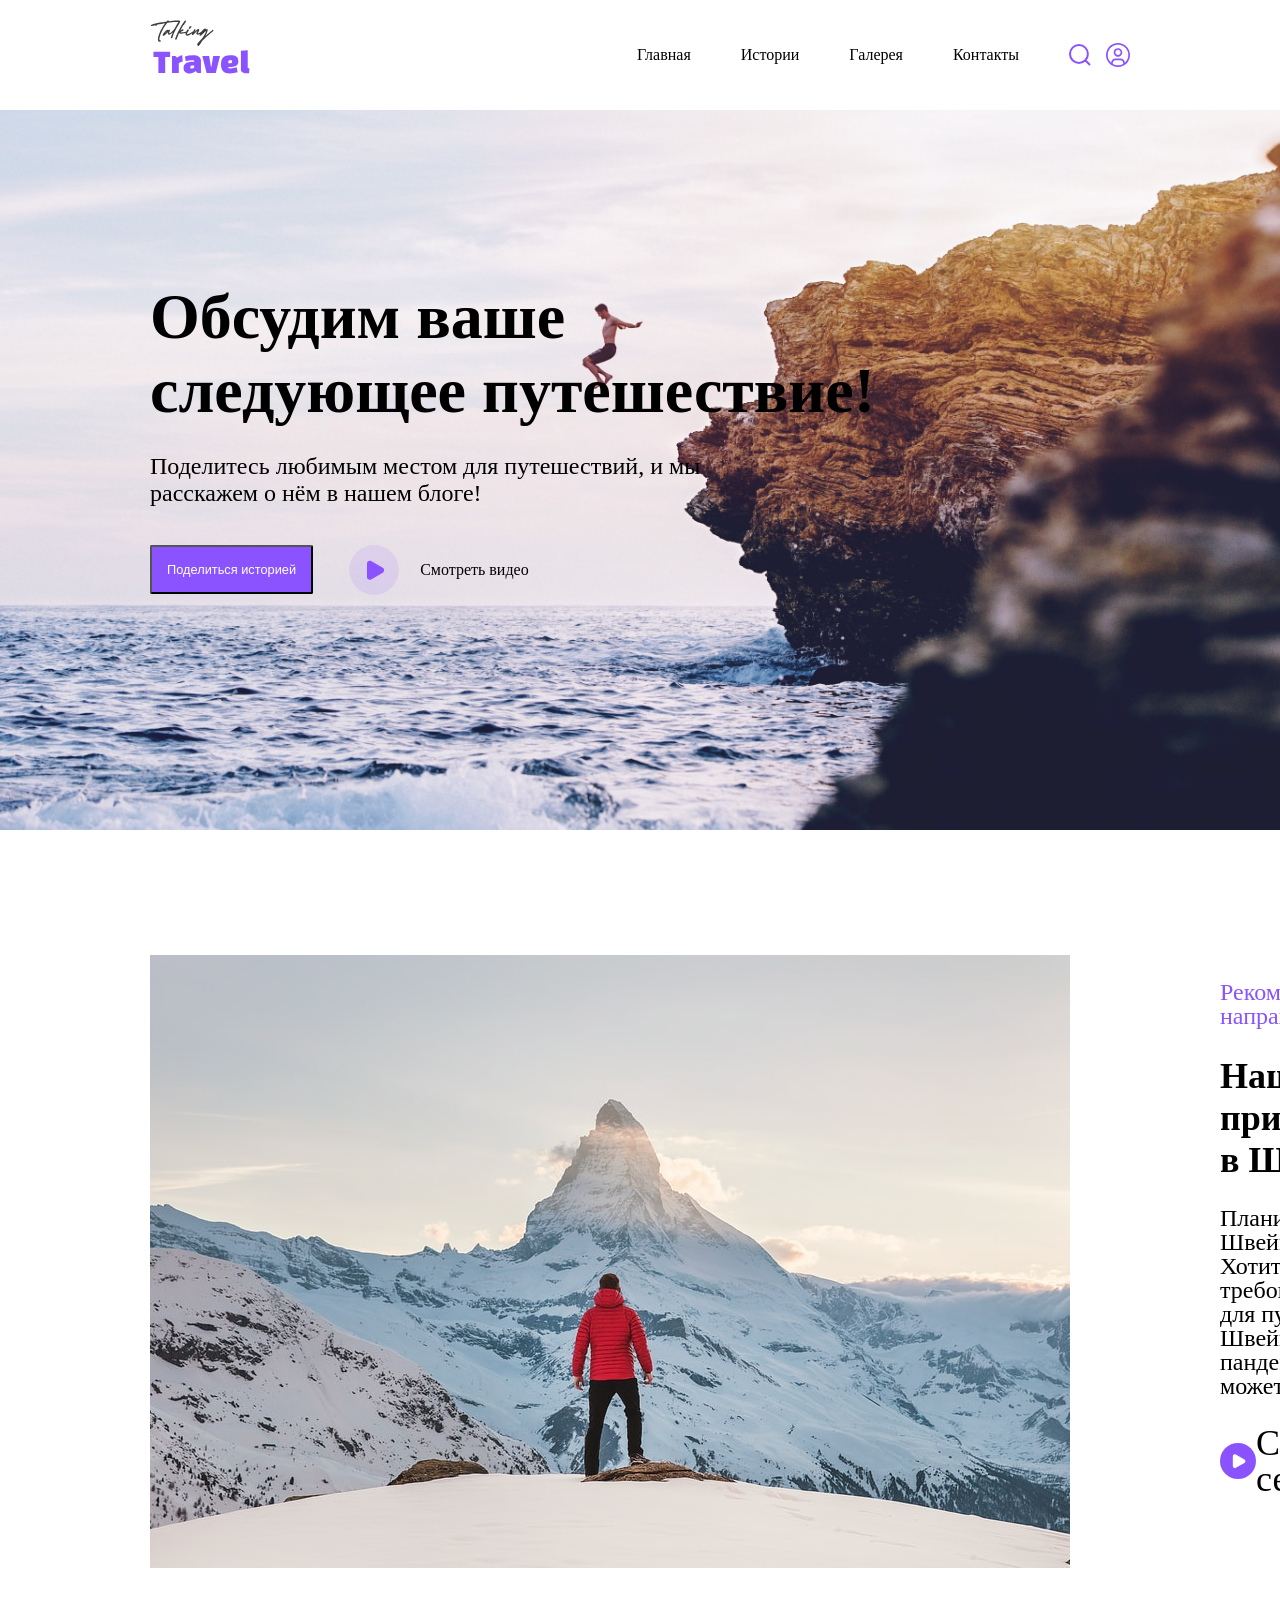
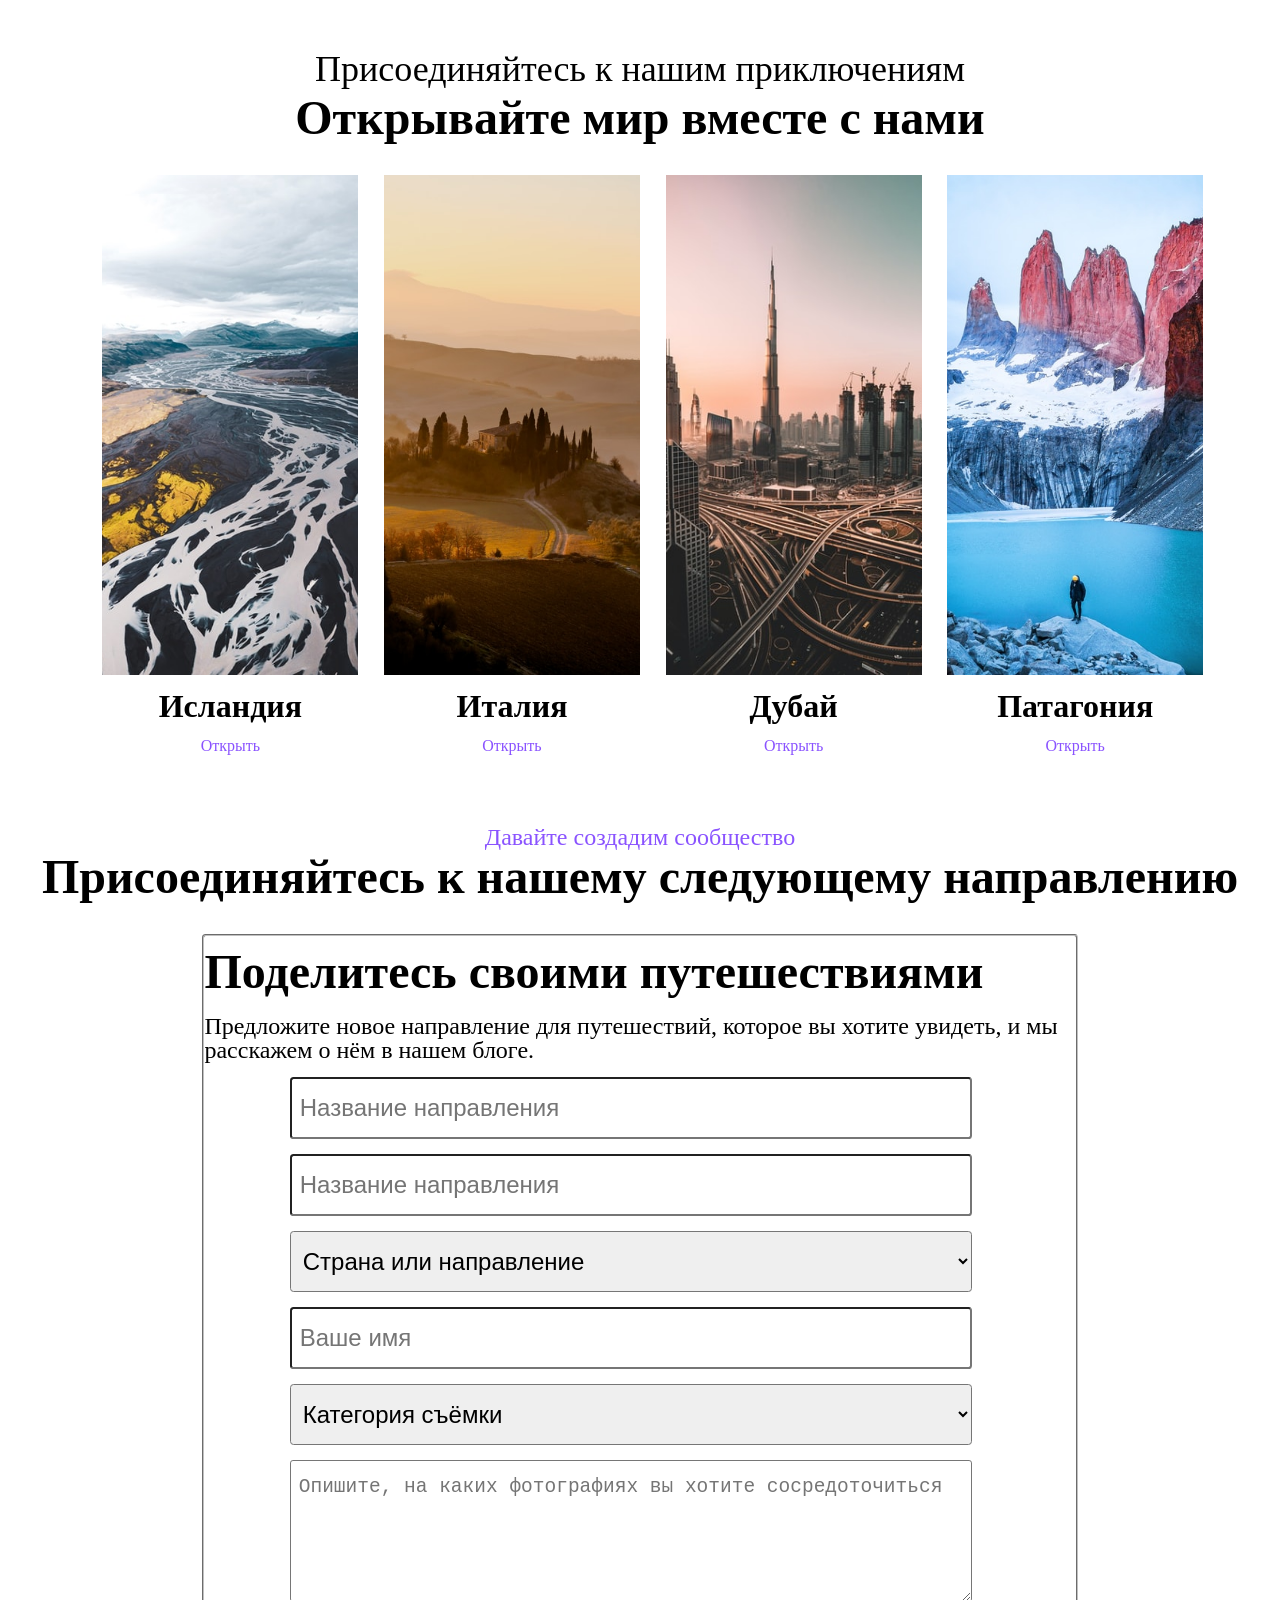
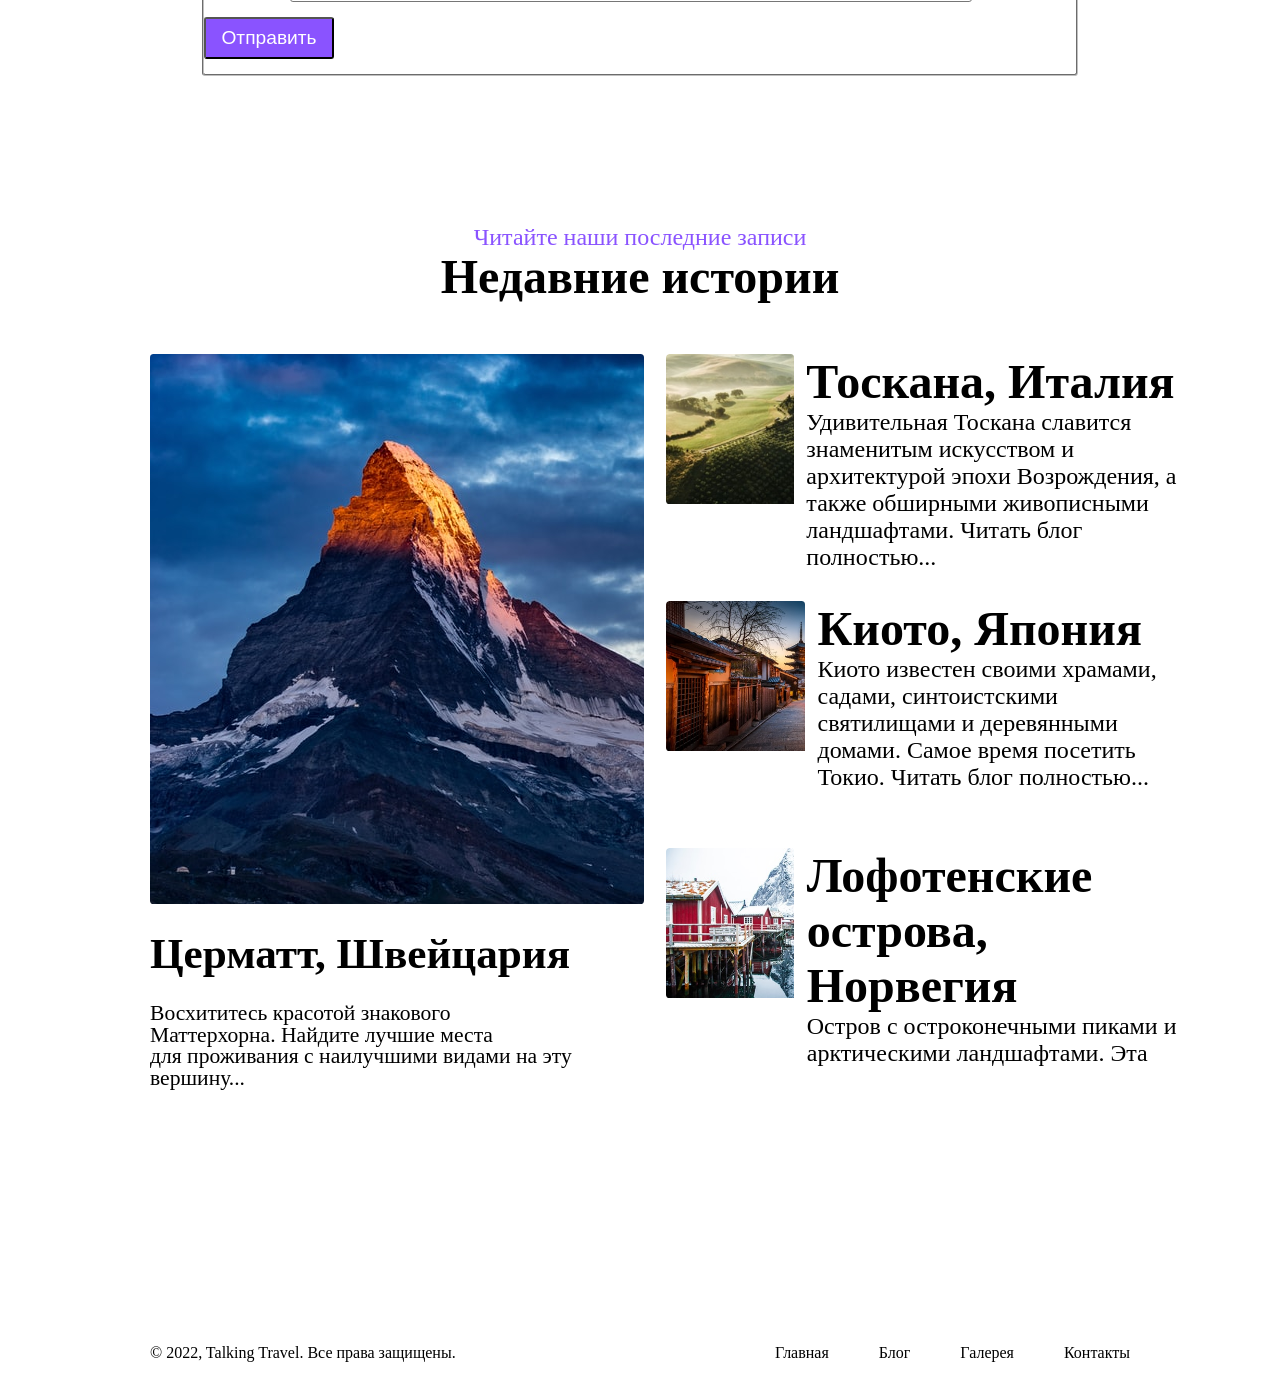
<file: index.html>
<!DOCTYPE html>
<html lang="ru">
  <head>
    <meta charset="UTF-8" />
    <meta name="viewport" content="width=device-width, initial-scale=1.0" />
    <link rel="stylesheet" href="css/base.css" />
    <link rel="stylesheet" href="css/layout.css" />
    <link rel="stylesheet" href="css/components.css" />
    <link rel="stylesheet" href="css/grid.css" />
    <link rel="stylesheet" href="css/forms.css" />
    <link rel="stylesheet" href="css/backgrounds.css" />
    <title>Главная</title>
  </head>
  <body>
    <header>
      <picture class="space">
        <img src="assets/images/logo.svg" alt="Логотип" />
      </picture>
      <nav class="navigation_menu">
        <ul class="navigation_menu_list">
          <li><a href="#">Главная</a></li>
          <li><a href="blog.html">Истории</a></li>
          <li><a href="#">Галерея</a></li>
          <li><a href="#">Контакты</a></li>
        </ul>
        <div class="navigation_menu_icons">
          <img src="assets/images/icon-search.svg" alt="Поиск" />
          <img src="assets/images/icon-profile.svg" alt="Профиль" />
        </div>
      </nav>
    </header>

    <main>
      <section class="main_background">
        <h2 class="split_screen_header">
          Обсудим ваше <br />
          следующее путешествие!
        </h2>
        <p class="split_screen">
          Поделитесь любимым местом для путешествий, и мы <br />
          расскажем о нём в нашем блоге!
        </p>
        <div class="item_row_button">
          <button type="button" class="split_screen_button">
            Поделиться историей
          </button>

          <figure class="video-cta">
            <img src="assets/images/icon-play-hero.svg" alt="Смотреть видео" />
            <figcaption>Смотреть видео</figcaption>
          </figure>
        </div>
      </section>

      <section class="split_screen featured-section">
        <img
          src="assets/images/blog-swiss-alps.jpg"
          alt="Путешествие в Швейцарию"
        />
        <div>
          <a class="split_screen">Рекомендуемое направление</a>
          <h2 class="split_screen_header_smaller">
            Наш блог о приключениях в Швейцарии
          </h2>
          <p class="split_screen">
            Планируете поездку в Швейцарские Альпы? Хотите узнать о требованиях
            <br />
            для путешествия в Швейцарию во время пандемии? Наш блог может помочь!
          </p>
          <div class="split_screen">
            <img src="assets/images/icon-play-small.svg" alt="Смотреть сейчас" />
            <p>Смотреть сейчас</p>
          </div>
        </div>
      </section>

      <section class="screen_center">
        <a class="screen_center">Присоединяйтесь к нашим приключениям</a>
      </section>
      <section class="screen_center">
        <h2 class="screen_center_head">Открывайте мир вместе с нами</h2>
      </section>

      <section class="grid">
        <div class="item">
          <img src="assets/images/dest-iceland.jpg" alt="Исландия" />
          <h2 class="screen_center_header_smaller">Исландия</h2>
          <p class="screen_center_colored">Открыть</p>
        </div>
        <div class="item">
          <img src="assets/images/dest-italy.jpg" alt="Италия" />
          <h2 class="screen_center_header_smaller">Италия</h2>
          <p class="screen_center_colored">Открыть</p>
        </div>
        <div class="item">
          <img src="assets/images/dest-dubai.jpg" alt="Дубай" />
          <h2 class="screen_center_header_smaller">Дубай</h2>
          <p class="screen_center_colored">Открыть</p>
        </div>
        <div class="item">
          <img src="assets/images/dest-patagonia.jpg" alt="Патагония" />
          <h2 class="screen_center_header_smaller">Патагония</h2>
          <p class="screen_center_colored">Открыть</p>
        </div>
      </section>

      <section class="join_background">
        <div class="screen_center">
          <p class="screen_center_colored">Давайте создадим сообщество</p>
        </div>
        <div class="screen_center">
          <h2 class="screen_center_head">
            Присоединяйтесь к нашему следующему направлению
          </h2>
        </div>
        <form action="formHandler.js" autocomplete="on" class="screen_center">
          <fieldset class="split_screen_noflex">
            <h2 class="split_screen_header_smaller_nopadding">
              Поделитесь своими путешествиями
            </h2>
            <p class="split_screen_noflex">
              Предложите новое направление для путешествий, которое вы хотите
              увидеть, и мы <br />
              расскажем о нём в нашем блоге.
            </p>
            <input
              type="text"
              placeholder="Название направления"
              class="form_element"
            />
            <input
              type="text"
              placeholder="Название направления"
              class="form_element"
            />
            <select class="form_element">
              <option value="">Страна или направление</option>
              <option value="other">Что-то другое</option>
            </select>
            <input type="text" placeholder="Ваше имя" class="form_element" />
            <select class="form_element">
              <option value="">Категория съёмки</option>
              <option value="other">Что-то другое</option>
            </select>
            <textarea
              rows="5"
              cols="45"
              name="text"
              class="form_element"
              placeholder="Опишите, на каких фотографиях вы хотите сосредоточиться"
            ></textarea>
            <input
              type="submit"
              value="Отправить"
              class="split_screen_button_alternative"
            />
          </fieldset>
        </form>
      </section>

      <section class="screen_center">
        <p class="screen_center_colored">Читайте наши последние записи</p>
      </section>
      <section class="screen_center">
        <h2 class="screen_center_head">Недавние истории</h2>
      </section>

      <section class="split_screen_second">
        <div>
          <picture>
            <source media="(min-width: 360 px)" srcset="path" />
            <img src="assets/images/zermatt-matterhorn.jpg" alt="гора" />
          </picture>
          <div class="split_screen_nopadding">
            <div>
              <h2 class="split_screen_header_smaller_nopadding">
                Церматт, Швейцария
              </h2>
              <p class="split_screen_nopadding">
                Восхититесь красотой знакового Маттерхорна. Найдите лучшие места
                <br />
                для проживания с наилучшими видами на эту вершину...
              </p>
            </div>
            <picture class="split_screen_nopadding_small">
              <source media="(min-width: 360 px)" srcset="path" />
            </picture>
          </div>
        </div>
        <div class="grid_row">
          <div class="item_row">
            <picture>
              <source media="(min-width: 10 px)" srcset="path" />
              <img src="assets/images/blog-tuscany.jpg" alt="Элемент 1" />
            </picture>
            <div>
              <h2 class="screen_center_header_smaller">Тоскана, Италия</h2>
              <p class="split_screen_noflex">
                Удивительная Тоскана славится знаменитым искусством и архитектурой
                эпохи Возрождения, а также обширными живописными ландшафтами.
                Читать блог полностью...
              </p>
            </div>
          </div>
          <div class="item_row">
            <picture>
              <source media="(min-width: 10 px)" srcset="path" />
              <img src="assets/images/blog-kyoto.jpg" alt="Элемент 2" />
            </picture>
            <div>
              <h2 class="screen_center_header_smaller">Киото, Япония</h2>
              <p class="split_screen_noflex">
                Киото известен своими храмами, садами, синтоистскими святилищами и
                деревянными домами. Самое время посетить Токио. Читать блог
                полностью...
              </p>
            </div>
          </div>
          <div class="item_row">
            <picture>
              <source media="(min-width: 10 px)" srcset="path" />
              <img src="assets/images/blog-lofoten.jpg" alt="Элемент 3" />
            </picture>
            <div>
              <h2 class="screen_center_header_smaller">
                Лофотенские острова, Норвегия
              </h2>
              <p class="split_screen_noflex">
                Остров с остроконечными пиками и арктическими ландшафтами. Эта
                удивительная земля идеально подходит для вашей следующей открытки.
                Читать блог полностью...
              </p>
            </div>
          </div>
        </div>
      </section>
    </main>

    <footer class="navigation_menu">
      <p>&copy; 2022, Talking Travel. Все права защищены.</p>
      <nav class="navigation_menu">
        <ul class="navigation_menu_list">
          <li><a href="#">Главная</a></li>
          <li><a href="blog.html">Блог</a></li>
          <li><a href="#">Галерея</a></li>
          <li><a href="#">Контакты</a></li>
        </ul>
      </nav>
    </footer>
  </body>
</html>
</file>
<file: css/base.css>
body {
  font-family: Roboto;
}

* {
  margin: 0;
  box-sizing: border-box;
  text-decoration: none;
}
</file>
<file: css/layout.css>
header,
footer {
  display: flex;
  align-items: center;
  justify-content: space-between;
  padding: 15px 150px;
}

.space {
  height: 80px;
}

.navigation_menu,
.navigation_menu_list,
.navigation_menu_icons {
  display: flex;
  justify-content: space-between;
  flex-wrap: nowrap;
  align-items: center;
  gap: 50px;
}

.navigation_menu_list {
  justify-content: center;
}

.navigation_menu_icons {
  gap: 15px;
}
</file>
<file: css/components.css>
.navigation_menu_list li,
.navigation_menu_list a,
.split_screen p,
.split_screen_noflex p,
.split_screen_nopadding p,
.split_screen a,
.split_screen_text a,
.split_screen_text_uniq a {
  display: inline-block;
  color: #000;
  font-style: normal;
  font-size: 1em;
  line-height: 100%;
  font-weight: 400;
  letter-spacing: 0%;
}

.split_screen_nopadding p {
  font-size: 0.6em;
}

.split_screen a,
.split_screen_noflex a {
  color: #8a53ff;
}

.split_screen,
.split_screen_nopadding,
.split_screen_header,
.split_screen_header_smaller,
.split_screen_noflex,
.split_screen_second,
.split_screen_right,
.split_screen_text,
.split_screen_noflex_custom,
.split_screen_nopadding_small {
  padding-left: 150px;
  display: flex;
  text-align: left;
  margin: 0;
}

.split_screen {
  padding-top: 25px;
  justify-content: flex-start;
  font-size: 1.5em;
}

.split_screen_nopadding {
  padding-left: 0;
  padding-top: 25px;
  justify-content: center;
  font-size: 1.5em;
  gap: 15px;
}

.split_screen_header {
  padding-top: 170px;
  justify-content: left;
  font-size: 4em;
  font-family: Changa One;
}

.split_screen_header_smaller {
  padding-top: 25px;
  text-align: inherit;
  justify-content: inherit;
  font-size: 1.5em;
  font-family: Changa One;
}

.split_screen_button {
  background-color: #8a53ff;
  font-size: 0.8em;
  color: #ffff;
  border-radius: 0.15em;
  padding: 15px 15px;
  margin: 0;
  outline: none;
}

.split_screen_button_alternative {
  background-color: #8a53ff;
  font-size: 0.8em;
  color: #ffff;
  border-radius: 0.15em;
  padding: 8px 15px;
  margin: 0;
  outline: none;
}

.screen_center {
  display: flex;
  text-align: center;
  font-size: 1.5em;
  margin: 0;
  justify-content: center;
  gap: 15px;
}

.screen_center_colored {
  display: inline-block;
  color: #8a53ff;
  font-family: Roboto;
  font-size: 1em;
  line-height: 100%;
  font-weight: 400;
  letter-spacing: 0%;
}

.screen_center_header_smaller,
.split_screen_noflex h2,
.screen_center_head {
  display: flex;
  text-align: inherit;
  justify-content: inherit;
  font-size: 2em;
  margin: 0;
  font-family: Changa One;
}

.screen_center_head {
  text-align: center;
  justify-content: center;
  padding-bottom: 30px;
}

.split_screen_header_smaller_nopadding {
  display: inherit;
  text-align: inherit;
  justify-content: inherit;
  font-size: 1.2em;
  margin: 0;
  font-family: Changa One;
}

.split_screen_noflex {
  padding-left: 0;
  justify-content: space-between;
  flex-direction: column;
  align-items: flex-start;
  font-size: 1em;
  gap: 15px;
  border-radius: 0.15em;
}

.split_screen_noflex_custom {
  padding-left: 150px;
  flex-direction: row;
  align-items: left;
  font-size: 1em;
  gap: 15px;
  border-radius: 0.15em;
}

.split_screen_noflex picture,
.split_screen_second picture {
  object-fit: cover;
  display: flex;
  width: 600px;
  height: 550px;
  border-radius: 0.15em;
}

.split_screen_smaller {
  object-fit: cover;
  display: flex;
  width: 200px;
  height: 400px;
  border-radius: 0.15em;
}

.split_screen_noflex_small {
  padding-top: 40px;
  padding-left: 40px;
  display: flex;
  align-items: center;
  font-size: 1em;
  margin: 0;
}

.split_screen_noflex_small picture,
.split_screen_nopadding picture {
  object-fit: cover;
  display: block;
  margin: 0;
  width: 400px;
  height: 400px;
}

.split_screen_noflex_small img,
.split_screen_nopadding img {
  width: 200px;
  height: 200px;
  object-fit: contain;
  display: block;
}

.split_screen_second {
  padding-top: 20px;
  justify-content: left;
  font-size: 1.5em;
  gap: 15px;
}

.split_screen_right {
  flex-direction: row;
  justify-content: flex-end;
  height: 100px;
  width: 650px;
  gap: 15px;
}

.split_screen_right img {
  height: 80px;
  border-radius: 2em;
}

.picture_column img {
  height: 270px;
  width: 350px;
}

.split_screen video {
  padding-left: 150px;
  justify-content: center;
  width: 1380px;
  height: 760px;
  object-fit: cover;
}

.split_screen_text {
  padding-right: 150px;
  flex-direction: column;
}

.split_screen_text_uniq {
  padding-right: 130px;
  margin-left: -75px;
  width: 600px;
  height: 100%;
  flex-direction: column;
}

.split_screen_text_uniq h2 {
  font-size: 3.5em;
  margin-bottom: 100px;
}

.split_screen_text a,
.split_screen_text_uniq a {
  padding-right: 50px;
  color: #000;
  font-size: 1.2em;
}

.split_screen_text h3 {
  color: #000;
  font-size: 1.5em;
  font-family: Roboto;
  font-style: normal;
}

@media (max-width: 480px) {
  .navigation_menu_list li,
  .navigation_menu_list a,
  .split_screen p,
  .split_screen_noflex p,
  .split_screen_nopadding p,
  .split_screen a,
  .split_screen_text a {
    font-size: 0.8em;
  }

  .split_screen_header {
    font-size: 1.5em;
    padding-top: 90px;
  }

  .split_screen,
  .split_screen_nopadding,
  .split_screen_noflex,
  .split_screen_second,
  .split_screen_right,
  .split_screen_text,
  .split_screen_text_uniq {
    padding-left: 0;
    padding-right: 0;
    font-size: 1em;
    flex-direction: column;
    gap: 15px;
  }

  .split_screen_noflex picture {
    width: 100vw;
    height: auto;
  }

  .picture_column {
    width: 100%;
    height: auto;
    padding-left: 0;
  }
}

.split_screen picture,
.split_screen_second picture {
  max-width: 50%;
  max-height: 100%;
  display: block;
  overflow: hidden;
}

.split_screen_second picture {
  max-width: 70%;
}

.split_screen picture img .split_screen_second img {
  width: 100%;
  height: auto;
  object-fit: cover;
  border-radius: 0.15em;
}

.picture_column {
  flex-direction: column;
  padding-top: 15px;
  width: 450px;
  height: 500px;
  display: flex;
  align-items: flex-start;
  font-size: 1em;
  margin: 0;
  gap: 8px;
}

.author_block {
  flex-direction: column;
  align-items: center;
  gap: 15px;
}

.split_screen_nopadding_small {
  padding-left: 0;
  padding-right: 0;
  font-size: 1em;
  gap: 8px;
}

.split_screen_nopadding_small img {
  width: 100px;
  height: 100px;
}

.item_row_button {
  display: flex;
  align-items: center;
  gap: 24px;
  padding-top: 25px;
}

.video-cta {
  display: flex;
  align-items: center;
  gap: 8px;
  margin: 0;
  color: #000;
  font-size: 1em;
  text-decoration: none;
  cursor: pointer;
}

.video-cta img {
  width: 32px;
  height: 32px;
  display: block;
}

.video-cta figcaption {
  margin: 0;
  line-height: 1;
}

.featured-section {
  margin-bottom: 80px;
}
</file>
<file: css/grid.css>
.grid {
  padding-left: 8vw;
  padding-right: 8vw;
  margin: 0;
  display: grid;
  grid-template-columns: repeat(4, 1fr);
  gap: 2vw;
  margin-bottom: 20px;
}

.grid_narrow {
  padding-left: 16vw;
  padding-right: 16vw;
  margin: 0;
  display: grid;
  grid-template-columns: repeat(3, 1fr);
  gap: 1vw;
}

.grid_row {
  margin-left: -16vw;
  padding-right: 8vw;
  display: grid;
  grid-template-rows: repeat(4, 1fr);
  gap: 1vw;
}

.item,
.item_row,
.item_left_align {
  margin: 0;
  display: flex;
  flex-direction: column;
  text-align: center;
  align-items: center;
  width: 20vw;
  height: 70vh;
  overflow: hidden;
  gap: 1vw;
}

.item_left_align {
  padding-left: 8vw;
  flex-direction: row;
  align-items: flex-start;
  width: 30vw;
  height: 100%;
}

.item_left_align img {
  width: 100%;
  height: 100%;
  overflow: hidden;
  border-radius: 0.15em;
}

.item_row {
  flex-direction: row;
  width: 40vw;
  height: 25vh;
  overflow: hidden;
  align-items: flex-start;
  text-align: left;
}

.item_row_button {
  padding-left: 150px;
  margin: 0;
  display: flex;
  flex-direction: row;
  width: 30opx;
  height: 100px;
  overflow: hidden;
  align-items: center;
}

.item_row_button img {
  object-fit: contain;
  display: flex;
  width: 75px;
  height: 50px;
  overflow: hidden;
  border-radius: 0.15em;
}

.grid img,
.grid_row img,
.grid_narrow img {
  object-fit: cover;
  display: flex;
  width: 400px;
  height: 500px;
  overflow: hidden;
  border-radius: 0.15em;
}

.grid_row img {
  width: 250px;
  height: 150px;
}
</file>
<file: css/forms.css>
.form_element {
  padding-left: 8px;
  width: 80%;
  padding-top: 15px;
  padding-bottom: 15px;
  text-align: left center;
  justify-content: center;
  font-size: 1em;
  margin: 0 auto;
  border-radius: 0.15em;
  display: block;
}
</file>
<file: css/backgrounds.css>
.main_background,
.join_background {
  background-repeat: no-repeat;
  background-position: center;
  background-size: cover;
  background-attachment: fixed;
  width: 100vw;
  margin-bottom: 100px;
}

.main_background {
  background-image: url("../assets/images/bg-main-hero.jpg");
  height: 80vh;
}

.join_background {
  background-image: url("../assets/images/bg-join-community.png");
  height: 100vh;
}

@media (max-width: 480px) {
  .main_background {
    height: 60vh;
  }

  .join_background {
    height: 80vh;
  }
}
</file>
